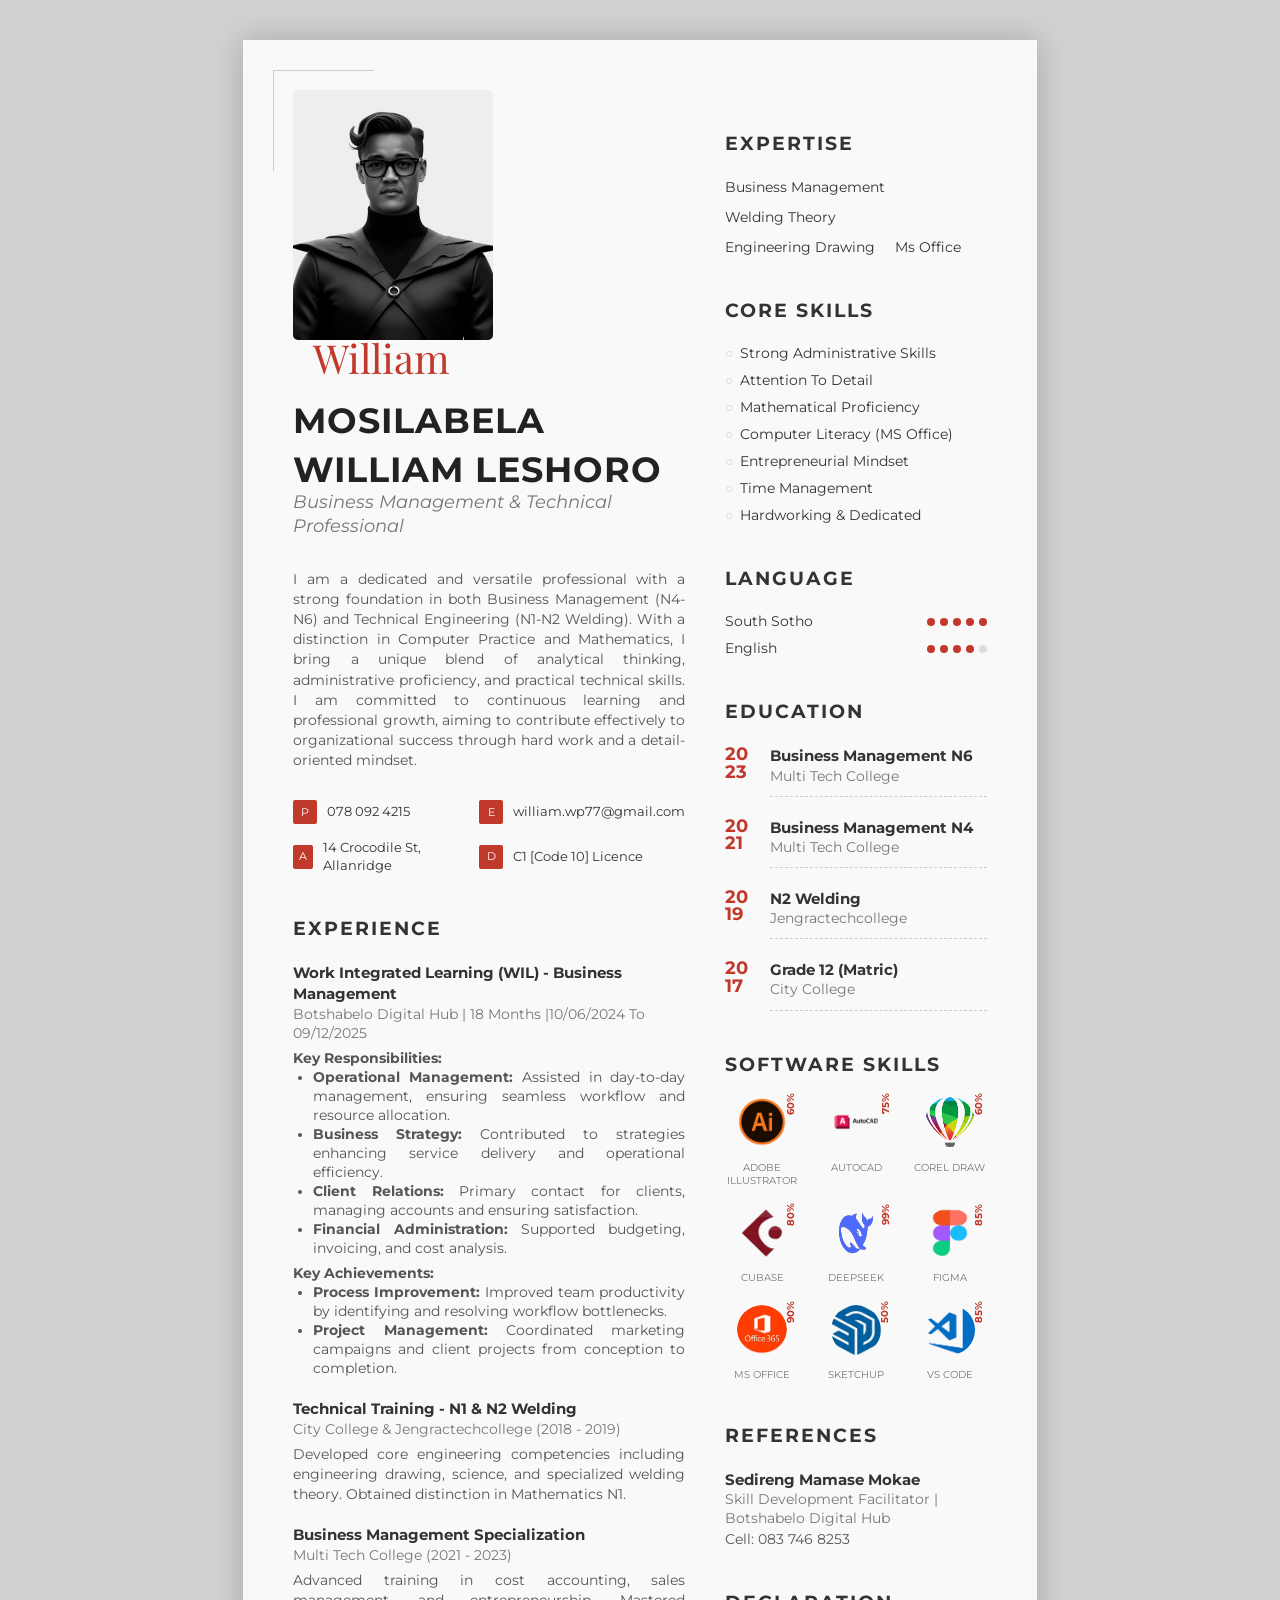
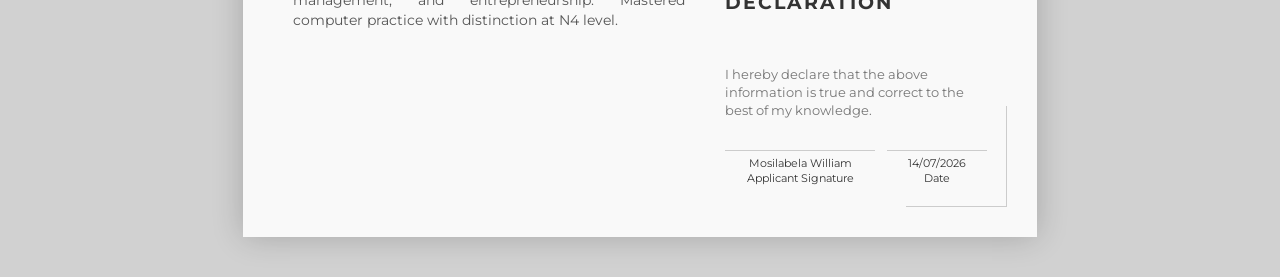
<file: CV/cv_updated_final.html>
<!DOCTYPE html>
<html lang="en">
<head>
    <meta charset="UTF-8">
    <meta name="viewport" content="width=device-width, initial-scale=1.0">
    <title>CV - Mosilabela William Leshoro</title>
    <!-- Google Fonts for typography -->
    <link href="https://fonts.googleapis.com/css2?family=Montserrat:wght@300;400;700&family=Playfair+Display:ital,wght@1,700&display=swap" rel="stylesheet">
    <style>
        :root {
            --accent-red: #c0392b;
            --dark-grey: #333333;
            --light-grey: #777777;
            --bg-texture: #e8e8e8;
            --white: #ffffff;
        }

        * {
            margin: 0;
            padding: 0;
            box-sizing: border-box;
        }

        body {
            background-color: #d1d1d1;
            font-family: 'Montserrat', sans-serif;
            color: var(--dark-grey);
            line-height: 1.4;
            padding: 40px 20px;
        }

        .cv-paper {
            width: 210mm;
            min-height: 297mm;
            margin: 0 auto;
            background-color: #f9f9f9;
            background-image: url('https://www.transparenttextures.com/patterns/paper-fibers.png');
            box-shadow: 0 0 30px rgba(0,0,0,0.2);
            padding: 50px;
            display: grid;
            grid-template-columns: 1.2fr 0.8fr;
            gap: 40px;
            position: relative;
        }

        /* Decorative Elements */
        .cv-paper::before {
            content: '';
            position: absolute;
            top: 30px;
            left: 30px;
            width: 100px;
            height: 100px;
            border-top: 1px solid #ccc;
            border-left: 1px solid #ccc;
        }

        .cv-paper::after {
            content: '';
            position: absolute;
            bottom: 30px;
            right: 30px;
            width: 100px;
            height: 100px;
            border-bottom: 1px solid #ccc;
            border-right: 1px solid #ccc;
        }

        /* Header / Profile Section */
        .profile-section {
            grid-column: 1 / 2;
        }

        .photo-placeholder {
            width: 200px;
            height: 250px;
            background: #eee;
            margin-bottom: 20px;
            position: relative;
            overflow: hidden;
            border-radius: 5px;
        }

        .photo-placeholder img {
            width: 100%;
            height: 100%;
            object-fit: cover;
            filter: grayscale(100%);
        }

        .signature-text {
            font-family: 'Playfair Display', serif;
            color: var(--accent-red);
            font-size: 2.5rem;
            margin-top: -30px;
            margin-left: 20px;
            position: relative;
            z-index: 10;
        }

        .name-title {
            margin-top: 10px;
        }

        .name-title h1 {
            font-size: 2.2rem;
            font-weight: 700;
            text-transform: uppercase;
            letter-spacing: 1px;
            color: #222;
        }

        .name-title p {
            font-size: 1.1rem;
            font-style: italic;
            color: var(--light-grey);
            margin-top: -5px;
        }

        .summary {
            margin-top: 30px;
            font-size: 0.9rem;
            color: #555;
            text-align: justify;
        }

        /* Contact Grid */
        .contact-grid {
            display: grid;
            grid-template-columns: 1fr 1fr;
            gap: 15px;
            margin-top: 30px;
        }

        .contact-item {
            display: flex;
            align-items: center;
            font-size: 0.8rem;
        }

        .contact-icon {
            width: 24px;
            height: 24px;
            background: var(--accent-red);
            color: white;
            display: flex;
            align-items: center;
            justify-content: center;
            margin-right: 10px;
            border-radius: 2px;
            font-size: 0.7rem;
        }

        /* Sections */
        .section-header {
            font-size: 1.2rem;
            font-weight: 700;
            text-transform: uppercase;
            letter-spacing: 2px;
            margin-bottom: 20px;
            margin-top: 40px;
            border-bottom: none;
        }

        .experience-item, .education-item {
            margin-bottom: 20px;
        }

        .item-title {
            font-weight: 700;
            font-size: 0.95rem;
            color: #333;
        }

        .item-subtitle {
            font-size: 0.85rem;
            color: var(--light-grey);
        }

        /* Right Column Styles */
        .right-column {
            grid-column: 2 / 3;
        }

        .expertise-list {
            font-size: 0.9rem;
            display: flex;
            flex-wrap: wrap;
            gap: 10px;
        }

        .expertise-item-tag {
            margin-right: 10px;
        }

        .core-skills-list {
            list-style: none;
        }

        .core-skills-list li {
            font-size: 0.85rem;
            margin-bottom: 8px;
            padding-left: 15px;
            position: relative;
        }

        .core-skills-list li::before {
            content: '○';
            position: absolute;
            left: 0;
            color: #ccc;
        }

        /* Language Dots */
        .language-item {
            display: flex;
            justify-content: space-between;
            align-items: center;
            margin-bottom: 8px;
            font-size: 0.85rem;
        }

        .dots {
            display: flex;
            gap: 5px;
        }

        .dot {
            width: 8px;
            height: 8px;
            border-radius: 50%;
            background: #ddd;
        }

        .dot.filled {
            background: var(--accent-red);
        }

        /* Education timeline style */
        .edu-timeline-item {
            display: flex;
            margin-bottom: 20px;
            position: relative;
        }

        .edu-year {
            font-weight: 700;
            color: var(--accent-red);
            font-size: 1.1rem;
            width: 30px;
            line-height: 1;
            margin-right: 15px;
        }

        .edu-content {
            border-bottom: 1px dashed #ccc;
            padding-bottom: 10px;
            flex: 1;
        }

        /* Software Skills Grid */
        .software-grid {
            display: grid;
            grid-template-columns: repeat(3, 1fr);
            gap: 20px;
            margin-top: 20px;
        }

        .software-item {
            text-align: center;
        }

        .software-box {
            font-weight: 700;
            font-size: 1.5rem;
            margin-bottom: 5px;
            position: relative;
            display: inline-block;
        }

        .software-box span {
            font-size: 0.6rem;
            position: absolute;
            top: 0;
            right: -15px;
            color: var(--accent-red);
            transform: rotate(-90deg);
        }

        .software-name {
            font-size: 0.6rem;
            text-transform: uppercase;
            color: var(--light-grey);
        }

        /* Footer / Declaration */
        .declaration {
            margin-top: 50px;
            font-size: 0.8rem;
            color: #777;
        }

        .signature-area {
            margin-top: 30px;
            display: flex;
            justify-content: space-between;
            align-items: flex-end;
            font-size: 0.7rem;
        }

        .sig-line {
            border-top: 1px solid #ccc;
            width: 150px;
            text-align: center;
            padding-top: 5px;
        }

        /* Print controls */
        .controls {
            position: fixed;
            top: 20px;
            right: 20px;
            z-index: 1000;
        }

        .btn {
            background: var(--accent-red);
            color: white;
            border: none;
            padding: 10px 20px;
            cursor: pointer;
            border-radius: 4px;
            font-weight: 700;
            box-shadow: 0 4px 6px rgba(0,0,0,0.1);
        }

        @media print {
            .controls { display: none; }
            body { padding: 0; background: none; }
            .cv-paper { box-shadow: none; margin: 0; width: 100%; }
        }

        @media (max-width: 210mm) {
            .cv-paper {
                width: 100%;
                grid-template-columns: 1fr;
                padding: 30px;
            }
            .right-column {
                grid-column: 1 / 2;
            }
        }
    </style>
</head>
<body>

    

    <div class="cv-paper">
        <!-- Left Column -->
        <div class="profile-section">
            <div class="photo-placeholder">
                <img src="william back no more.png" alt="William Leshoro photo" style="width:100%; height:100%; object-fit:cover; display:block;" />
            </div>
            
            <div class="signature-text">William</div>
            
            <div class="name-title">
                <h1>Mosilabela William Leshoro</h1>
                <p>Business Management & Technical Professional</p>
            </div>

            <div class="summary">
                I am a dedicated and versatile professional with a strong foundation in both Business Management (N4-N6) and Technical Engineering (N1-N2 Welding). With a distinction in Computer Practice and Mathematics, I bring a unique blend of analytical thinking, administrative proficiency, and practical technical skills. I am committed to continuous learning and professional growth, aiming to contribute effectively to organizational success through hard work and a detail-oriented mindset.
            </div>

            <div class="contact-grid">
                <div class="contact-item">
                    <div class="contact-icon">P</div>
                    078 092 4215
                </div>
                <div class="contact-item">
                    <div class="contact-icon">E</div>
                    william.wp77@gmail.com
                </div>
                <div class="contact-item">
                    <div class="contact-icon">A</div>
                    14 Crocodile St, Allanridge
                </div>
                <div class="contact-item">
                    <div class="contact-icon">D</div>
                    C1 [Code 10] Licence
                </div>
            </div>

            <h2 class="section-header">Experience</h2>
            <div class="experience-item">
                <div class="item-title">Work Integrated Learning (WIL) - Business Management</div>
                <div class="item-subtitle">Botshabelo Digital Hub | 18 Months |10/06/2024 To 09/12/2025</div>
                <div class="summary" style="margin-top:5px;">
                    <strong>Key Responsibilities:</strong>
                    <ul style="margin-left: 20px; font-size: 0.85rem;">
                        <li><strong>Operational Management:</strong> Assisted in day-to-day management, ensuring seamless workflow and resource allocation.</li>
                        <li><strong>Business Strategy:</strong> Contributed to strategies enhancing service delivery and operational efficiency.</li>
                        <li><strong>Client Relations:</strong> Primary contact for clients, managing accounts and ensuring satisfaction.</li>
                        <li><strong>Financial Administration:</strong> Supported budgeting, invoicing, and cost analysis.</li>
                    </ul>
                    <strong style="display:block; margin-top:5px;">Key Achievements:</strong>
                    <ul style="margin-left: 20px; font-size: 0.85rem;">
                        <li><strong>Process Improvement:</strong> Improved team productivity by identifying and resolving workflow bottlenecks.</li>
                        <li><strong>Project Management:</strong> Coordinated marketing campaigns and client projects from conception to completion.</li>
                    </ul>
                </div>
            </div>

            <div class="experience-item">
                <div class="item-title">Technical Training - N1 & N2 Welding</div>
                <div class="item-subtitle">City College & Jengractechcollege (2018 - 2019)</div>
                <div class="summary" style="margin-top:5px;">Developed core engineering competencies including engineering drawing, science, and specialized welding theory. Obtained distinction in Mathematics N1.</div>
            </div>
            <div class="experience-item">
                <div class="item-title">Business Management Specialization</div>
                <div class="item-subtitle">Multi Tech College (2021 - 2023)</div>
                <div class="summary" style="margin-top:5px;">Advanced training in cost accounting, sales management, and entrepreneurship. Mastered computer practice with distinction at N4 level.</div>
            </div>
        </div>

        <!-- Right Column -->
        <div class="right-column">
            <h2 class="section-header">Expertise</h2>
            <div class="expertise-list">
                <span class="expertise-item-tag">Business Management</span>
                <span class="expertise-item-tag">Welding Theory</span>
                <span class="expertise-item-tag">Engineering Drawing</span>
                <span class="expertise-item-tag">Ms Office</span>
                
            </div>

            <h2 class="section-header">Core Skills</h2>
            <ul class="core-skills-list">
                <li>Strong Administrative Skills</li>
                <li>Attention To Detail</li>
                <li>Mathematical Proficiency</li>
                <li>Computer Literacy (MS Office)</li>
                <li>Entrepreneurial Mindset</li>
                <li>Time Management</li>
                <li>Hardworking & Dedicated</li>
            </ul>

            <h2 class="section-header">Language</h2>
            <div class="language-item">
                <span>South Sotho</span>
                <div class="dots">
                    <div class="dot filled"></div>
                    <div class="dot filled"></div>
                    <div class="dot filled"></div>
                    <div class="dot filled"></div>
                    <div class="dot filled"></div>
                </div>
            </div>
            <div class="language-item">
                <span>English</span>
                <div class="dots">
                    <div class="dot filled"></div>
                    <div class="dot filled"></div>
                    <div class="dot filled"></div>
                    <div class="dot filled"></div>
                    <div class="dot"></div>
                </div>
            </div>

            <h2 class="section-header">Education</h2>
            
            <div class="edu-timeline-item">
                <div class="edu-year">20<br>23</div>
                <div class="edu-content">
                    <div class="item-title">Business Management N6</div>
                    <div class="item-subtitle">Multi Tech College</div>
                </div>
            </div>

            <div class="edu-timeline-item">
                <div class="edu-year">20<br>21</div>
                <div class="edu-content">
                    <div class="item-title">Business Management N4</div>
                    <div class="item-subtitle">Multi Tech College</div>
                </div>
            </div>

            <div class="edu-timeline-item">
                <div class="edu-year">20<br>19</div>
                <div class="edu-content">
                    <div class="item-title">N2 Welding</div>
                    <div class="item-subtitle">Jengractechcollege</div>
                </div>
            </div>

            <div class="edu-timeline-item">
                <div class="edu-year">20<br>17</div>
                <div class="edu-content">
                    <div class="item-title">Grade 12 (Matric)</div>
                    <div class="item-subtitle">City College</div>
                </div>
            </div>

            <h2 class="section-header">Software Skills</h2>
            <div class="software-grid">
                <div class="software-item">
                    <div class="software-box">
                        <img src="ADOBE_ILLUSTRATOR.png" alt="ABODE ILLUSTRATOR" style="width: 50px; height: 50px; border-radius: 50%;">
                        <span>60%</span>
                    </div>
                    <div class="software-name">ADOBE ILLUSTRATOR</div>
                </div>
                <div class="software-item">
                    <div class="software-box">
                        <img src="AUTOCAD.png" alt="AUTOCAD" style="width: 50px; height: 50px; border-radius: 50%;">
                        <span>75%</span>
                    </div>
                    <div class="software-name">AUTOCAD</div>
                </div>
                <div class="software-item">
                    <div class="software-box">
                        <img src="COREL.png" alt="COREL DRAW" style="width: 50px; height: 50px; border-radius: 50%;">
                        <span>60%</span>
                    </div>
                    <div class="software-name">COREL DRAW</div>
                </div>
                <div class="software-item">
                    <div class="software-box">
                        <img src="CUBASE.png" alt="CUBASE" style="width: 50px; height: 50px; border-radius: 50%;">
                        <span>80%</span>
                    </div>
                    <div class="software-name">CUBASE</div>
                </div>
                <div class="software-item">
                    <div class="software-box">
                        <img src="DEEPSEEK.png" alt="DEEPSEEK" style="width: 50px; height: 50px; border-radius: 50%;">
                        <span>99%</span>
                    </div>
                    <div class="software-name">DEEPSEEK</div>
                </div>
                <div class="software-item">
                    <div class="software-box">
                        <img src="FIGMA.png" alt="FIGMA" style="width: 50px; height: 50px; border-radius: 50%;">
                        <span>85%</span>
                    </div>
                    <div class="software-name">FIGMA</div>
                </div>
                <div class="software-item">
                    <div class="software-box">
                        <img src="office.png" alt="MS Office" style="width: 50px; height: 50px; border-radius: 50%;">
                        <span>90%</span>
                    </div>
                    <div class="software-name">MS Office</div>
                </div>
                <div class="software-item">
                    <div class="software-box">
                        <img src="SKETCHUP.png" alt="SKETCHUP" style="width: 50px; height: 50px; border-radius: 50%;">
                        <span>50%</span>
                    </div>
                    <div class="software-name">SKETCHUP</div>
                </div>
                <div class="software-item">
                    <div class="software-box">
                        <img src="VS_CODE.png" alt="VS CODE" style="width: 50px; height: 50px; border-radius: 50%;">
                        <span>85%</span>
                    </div>
                    <div class="software-name">VS CODE</div>
                </div>
            </div>

            <h2 class="section-header">References</h2>
            <div class="edu-details">
                <div class="item-title">Sedireng Mamase Mokae</div>
                <div class="item-subtitle">Skill Development Facilitator | Botshabelo Digital Hub</div>
                <div class="summary" style="margin-top:2px; font-size: 0.85rem;">
                    Cell: 083 746 8253
                </div>
            </div>
<h2 class="section-header">Declaration</h2>
            <div class="declaration">
                I hereby declare that the above information is true and correct to the best of my knowledge.
            </div>

            <div class="signature-area">
                <div>
                    <div class="sig-line">Mosilabela William</div>
                    <div style="text-align:center">Applicant Signature</div>
                </div>
                <div style="text-align:right">
                    <div class="sig-line" style="width:100px">14/07/2026</div>
                    <div style="text-align:center">Date</div>
                </div>
            </div>
        </div>
    </div>
<!-- Google tag (gtag.js) -->
<script async src="https://www.googletagmanager.com/gtag/js?id=G-R9STHRZ6V4"></script>
<script>
  window.dataLayer = window.dataLayer || [];
  function gtag(){dataLayer.push(arguments);}
  gtag('js', new Date());

  gtag('config', 'G-R9STHRZ6V4');
</script>
   
</body>
</html>
</file>
